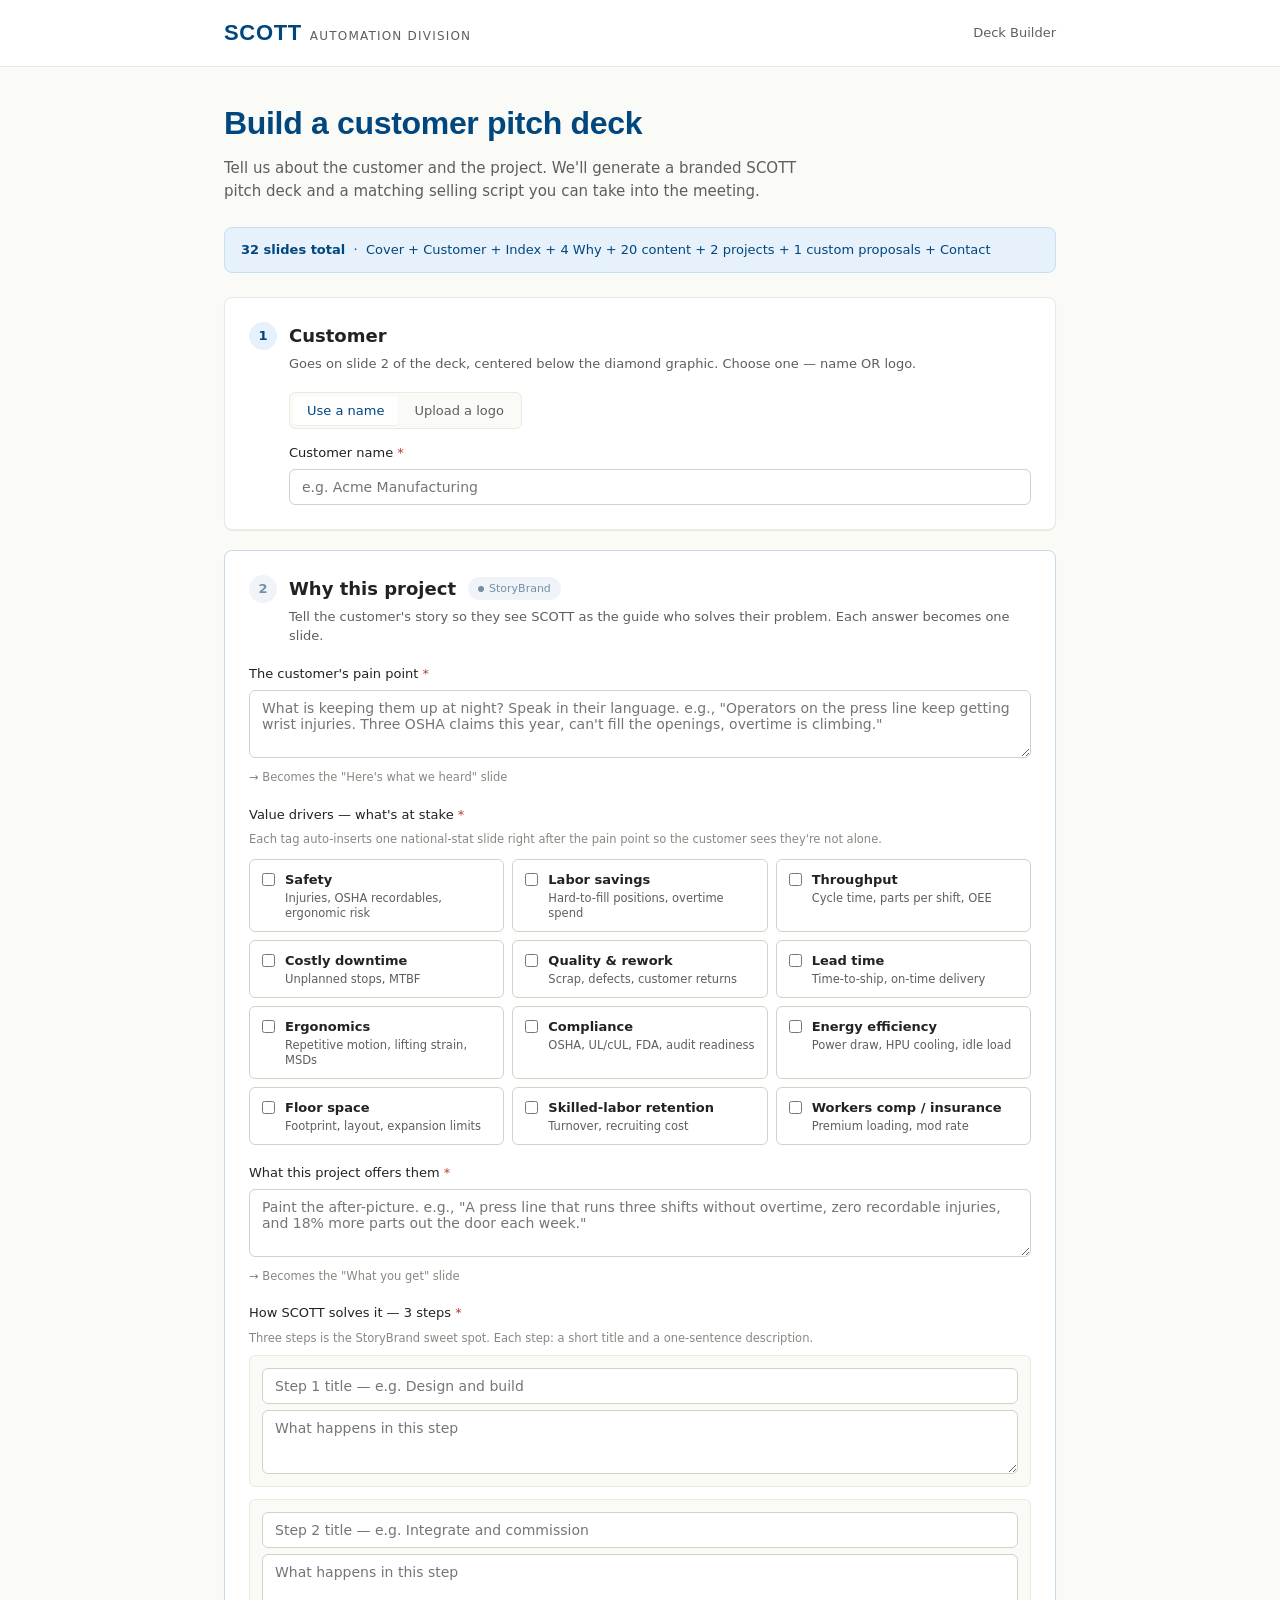
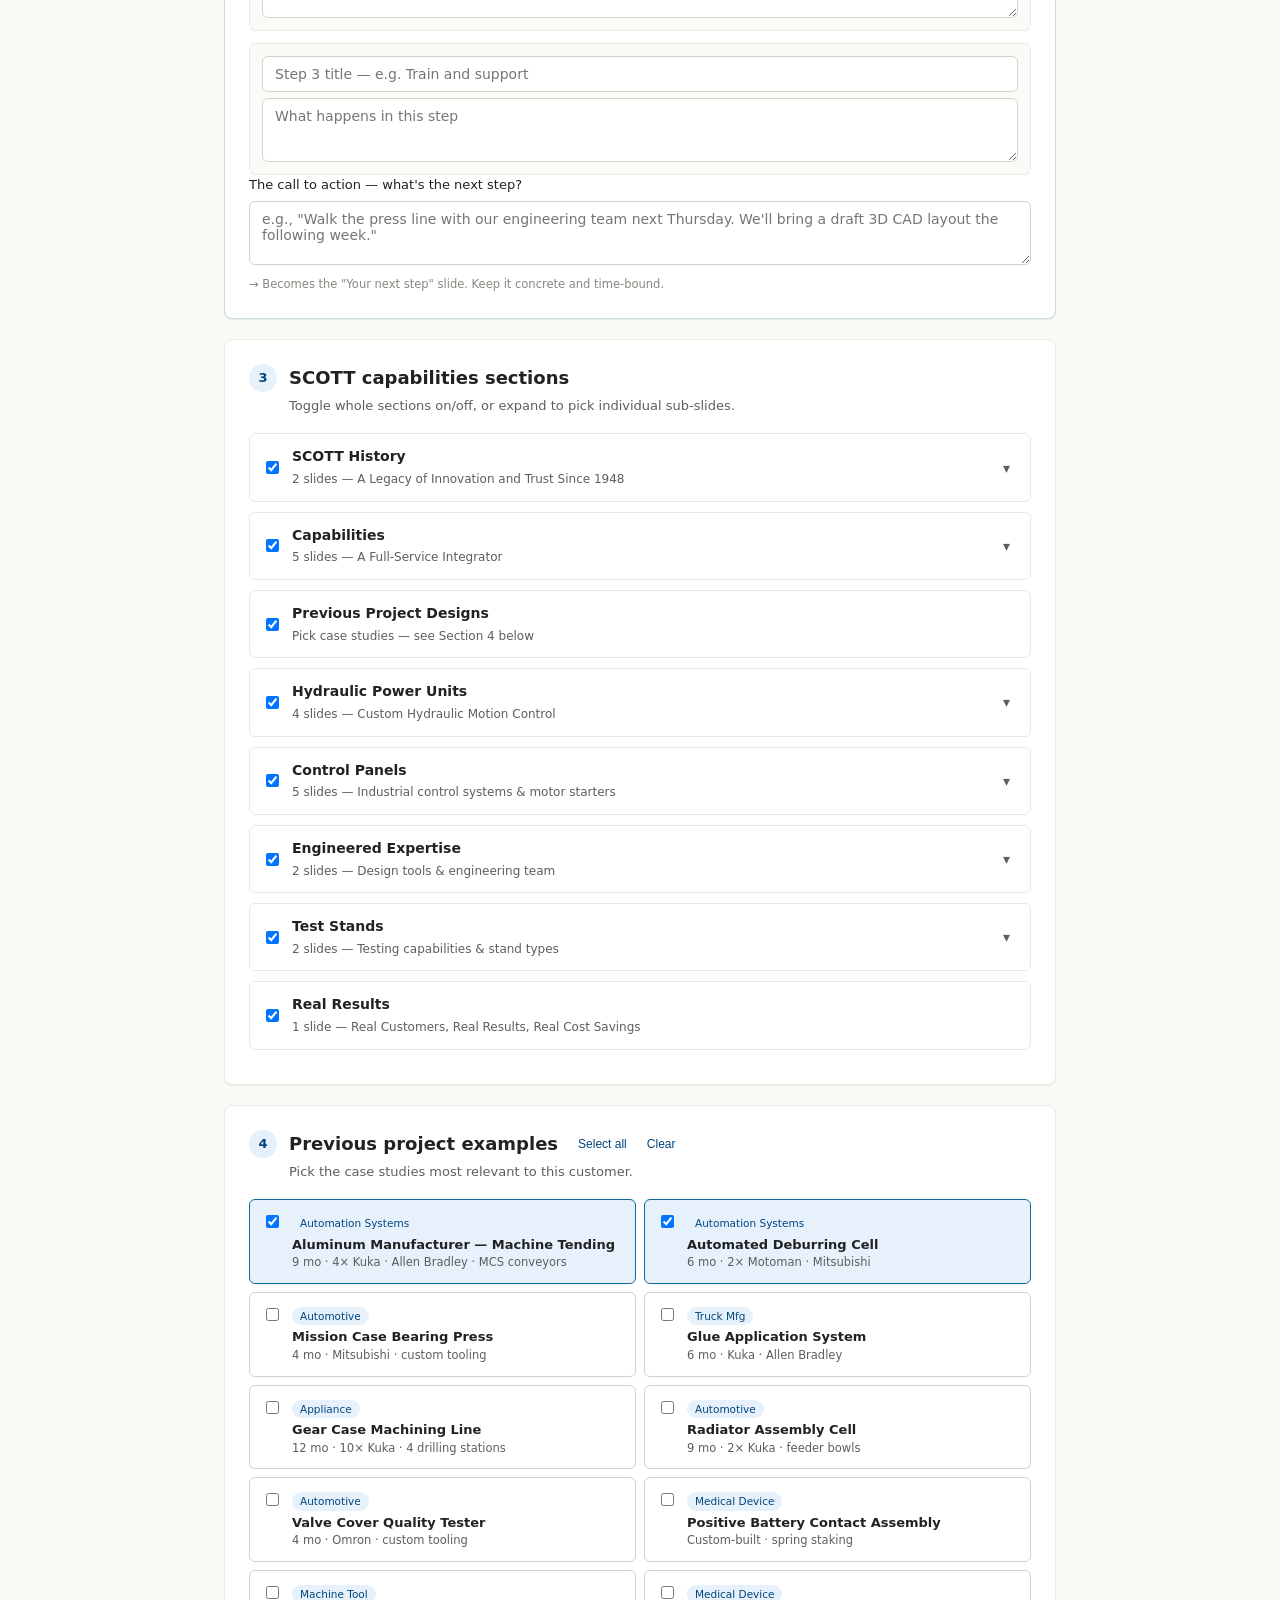
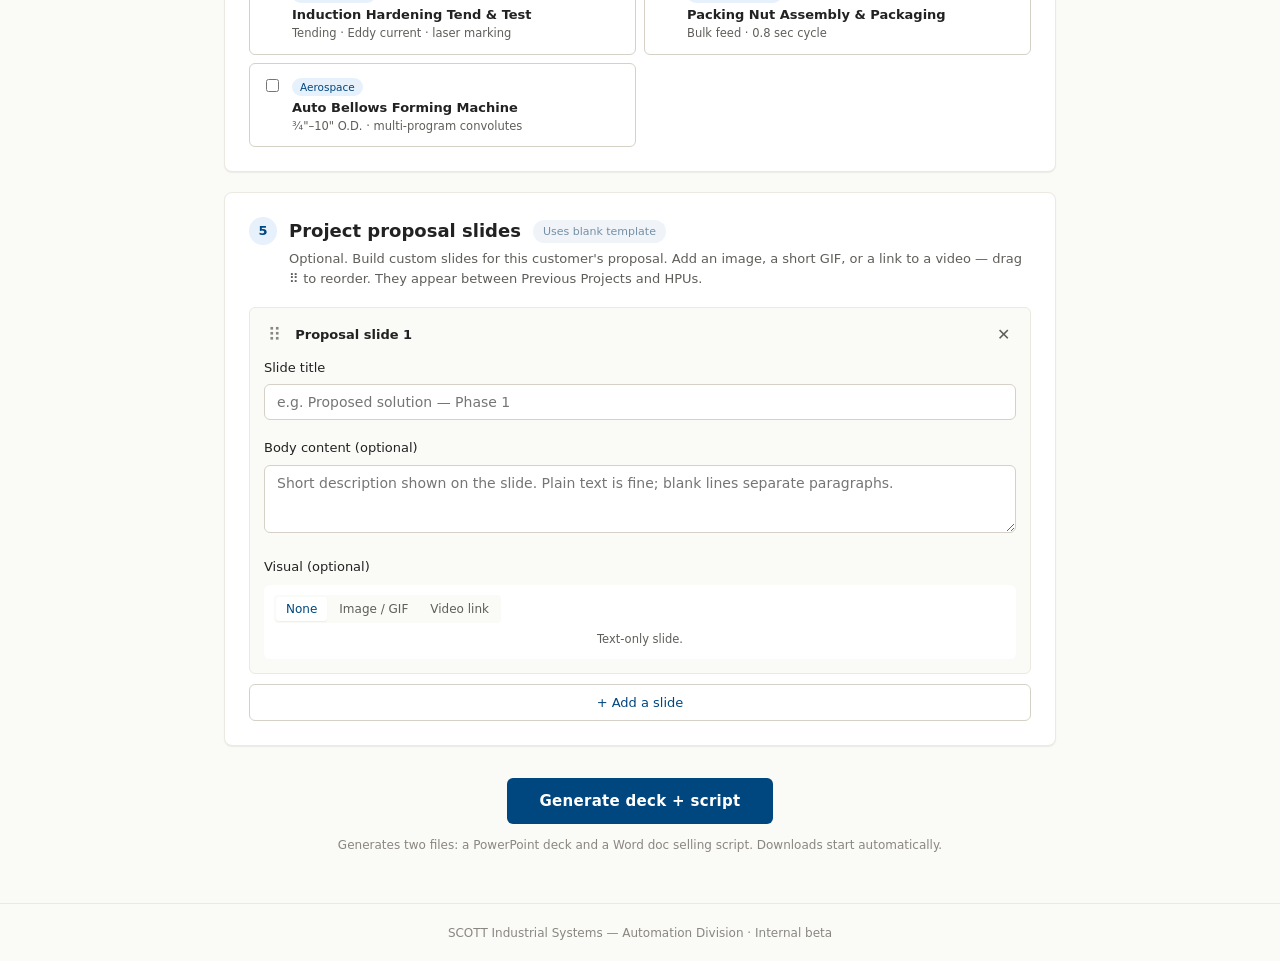
<file: public/index.html>
<!DOCTYPE html>
<html lang="en">
<head>
  <meta charset="UTF-8" />
  <meta name="viewport" content="width=device-width, initial-scale=1.0" />
  <title>SCOTT Automation Deck Builder</title>
  <link rel="stylesheet" href="css/styles.css" />
</head>
<body>
  <header class="site-header">
    <div class="container">
      <div class="brand">
        <div class="brand-mark">SCOTT</div>
        <div class="brand-sub">Automation Division</div>
      </div>
      <div class="header-title">Deck Builder</div>
    </div>
  </header>

  <main class="container">
    <div class="intro">
      <h1>Build a customer pitch deck</h1>
      <p class="lede">Tell us about the customer and the project. We'll generate a branded SCOTT pitch deck and a matching selling script you can take into the meeting.</p>
    </div>

    <div class="summary-bar" id="summaryBar">15 slides total — fill in the form below to customize</div>

    <form id="deckForm" autocomplete="off">

      <!-- Section: Customer -->
      <section class="card">
        <div class="card-head">
          <span class="num">1</span>
          <h2>Customer</h2>
        </div>
        <p class="help">Goes on slide 2 of the deck, centered below the diamond graphic. Choose one — name OR logo.</p>

        <div class="seg-control" role="tablist" aria-label="Customer identifier type">
          <button type="button" class="seg-btn active" data-mode="name" id="segName">Use a name</button>
          <button type="button" class="seg-btn" data-mode="logo" id="segLogo">Upload a logo</button>
        </div>

        <div id="modeName" class="seg-panel">
          <label class="field">
            <span class="label">Customer name <span class="req">*</span></span>
            <input type="text" name="customerName" placeholder="e.g. Acme Manufacturing" />
          </label>
        </div>

        <div id="modeLogo" class="seg-panel hidden">
          <span class="label">Customer logo <span class="req">*</span></span>
          <label for="customerLogo" class="upload-zone" id="logoUploadZone">
            <div class="upload-zone-inner">
              <div class="upload-icon">⬆</div>
              <div class="upload-msg">Click or drop a PNG, JPG, or SVG here</div>
              <div class="upload-sub">Max 2 MB · transparent background recommended</div>
            </div>
            <img id="logoPreview" class="logo-preview hidden" alt="Logo preview" />
            <button type="button" class="logo-remove hidden" id="logoRemove" aria-label="Remove logo">✕</button>
          </label>
          <input type="file" id="customerLogo" name="customerLogo" accept="image/png,image/jpeg,image/svg+xml" class="visually-hidden" />
        </div>
      </section>

      <!-- Section: Why this project (StoryBrand) -->
      <section class="card card-accent">
        <div class="card-head">
          <span class="num accent">2</span>
          <h2>Why this project</h2>
          <span class="pill"><span class="dot"></span> StoryBrand</span>
        </div>
        <p class="help">Tell the customer's story so they see SCOTT as the guide who solves their problem. Each answer becomes one slide.</p>

        <label class="field">
          <span class="label">The customer's pain point <span class="req">*</span></span>
          <textarea name="painPoint" rows="3" required placeholder='What is keeping them up at night? Speak in their language. e.g., "Operators on the press line keep getting wrist injuries. Three OSHA claims this year, can&apos;t fill the openings, overtime is climbing."'></textarea>
          <small class="hint">→ Becomes the "Here's what we heard" slide</small>
        </label>

        <div class="field">
          <span class="label">Value drivers — what's at stake <span class="req">*</span></span>
          <small class="hint" style="margin-bottom: 10px; display:block;">Each tag auto-inserts one national-stat slide right after the pain point so the customer sees they're not alone.</small>
          <div class="tag-grid" id="tagGrid"></div>
        </div>

        <label class="field">
          <span class="label">What this project offers them <span class="req">*</span></span>
          <textarea name="successState" rows="3" required placeholder='Paint the after-picture. e.g., "A press line that runs three shifts without overtime, zero recordable injuries, and 18% more parts out the door each week."'></textarea>
          <small class="hint">→ Becomes the "What you get" slide</small>
        </label>

        <div class="field">
          <span class="label">How SCOTT solves it — 3 steps <span class="req">*</span></span>
          <small class="hint" style="margin-bottom:8px; display:block;">Three steps is the StoryBrand sweet spot. Each step: a short title and a one-sentence description.</small>
          <div class="step-inputs">
            <div class="step-row">
              <input type="text" name="step1Title" required placeholder="Step 1 title — e.g. Design and build" />
              <textarea name="step1Body" rows="2" required placeholder="What happens in this step"></textarea>
            </div>
            <div class="step-row">
              <input type="text" name="step2Title" required placeholder="Step 2 title — e.g. Integrate and commission" />
              <textarea name="step2Body" rows="2" required placeholder="What happens in this step"></textarea>
            </div>
            <div class="step-row">
              <input type="text" name="step3Title" required placeholder="Step 3 title — e.g. Train and support" />
              <textarea name="step3Body" rows="2" required placeholder="What happens in this step"></textarea>
            </div>
          </div>
        </label>

        <label class="field">
          <span class="label">The call to action — what's the next step?</span>
          <textarea name="callToAction" rows="2" placeholder='e.g., "Walk the press line with our engineering team next Thursday. We&apos;ll bring a draft 3D CAD layout the following week."'></textarea>
          <small class="hint">→ Becomes the "Your next step" slide. Keep it concrete and time-bound.</small>
        </label>
      </section>

      <!-- Section: SCOTT content sections -->
      <section class="card">
        <div class="card-head">
          <span class="num">3</span>
          <h2>SCOTT capabilities sections</h2>
        </div>
        <p class="help">Toggle whole sections on/off, or expand to pick individual sub-slides.</p>

        <div id="sectionsContainer">
          <!-- Populated by JS -->
        </div>
      </section>

      <!-- Section: Previous projects -->
      <section class="card">
        <div class="card-head">
          <span class="num">4</span>
          <h2>Previous project examples</h2>
          <button type="button" class="link-btn" id="selectAllProjects">Select all</button>
          <button type="button" class="link-btn" id="clearProjects">Clear</button>
        </div>
        <p class="help">Pick the case studies most relevant to this customer.</p>
        <div class="proj-grid" id="projectsGrid"></div>
      </section>

      <!-- Section: Custom proposal slides -->
      <section class="card">
        <div class="card-head">
          <span class="num">5</span>
          <h2>Project proposal slides</h2>
          <span class="pill">Uses blank template</span>
        </div>
        <p class="help">Optional. Build custom slides for this customer's proposal. Add an image, a short GIF, or a link to a video — drag <span style="font-family: monospace">⠿</span> to reorder. They appear between Previous Projects and HPUs.</p>
        <div id="proposalsContainer"></div>
        <button type="button" class="btn-secondary full-width" id="addProposalBtn">+ Add a slide</button>
      </section>

      <!-- Submit -->
      <div class="submit-area">
        <button type="submit" class="btn-primary" id="submitBtn">
          <span class="btn-label">Generate deck + script</span>
        </button>
        <p class="submit-help">Generates two files: a PowerPoint deck and a Word doc selling script. Downloads start automatically.</p>
      </div>

    </form>

    <!-- Status overlay shown during generation -->
    <div id="statusOverlay" class="overlay hidden">
      <div class="overlay-card">
        <div class="spinner"></div>
        <div class="overlay-msg" id="overlayMsg">Building your deck…</div>
        <div class="overlay-sub" id="overlaySub">This usually takes 10–20 seconds.</div>
      </div>
    </div>

  </main>

  <footer class="site-footer">
    <div class="container">
      <span>SCOTT Industrial Systems — Automation Division · Internal beta</span>
    </div>
  </footer>

  <script src="js/form.js"></script>
</body>
</html>
</file>
<file: public/css/styles.css>
/* SCOTT Automation Deck Builder — form styles */

:root {
  --scott-blue: #00467F;
  --scott-blue-light: #0F6E9E;
  --scott-blue-pale: #E6F1FB;
  --accent: #748FA6;
  --accent-pale: #F0F4F8;
  --text: #222222;
  --text-secondary: #5F5E5A;
  --text-tertiary: #8A8780;
  --border: #D5D1C7;
  --border-soft: #ECE9E0;
  --bg: #FAFAF7;
  --surface: #FFFFFF;
  --danger: #B33A2E;
  --radius: 8px;
  --shadow-sm: 0 1px 2px rgba(0,0,0,0.04), 0 1px 1px rgba(0,0,0,0.03);
  --shadow-md: 0 4px 12px rgba(0,0,0,0.06);
}

* { box-sizing: border-box; }

html, body { margin: 0; padding: 0; }
body {
  font-family: 'Raleway', system-ui, -apple-system, BlinkMacSystemFont, 'Segoe UI', sans-serif;
  font-size: 14px;
  color: var(--text);
  background: var(--bg);
  line-height: 1.55;
  -webkit-font-smoothing: antialiased;
}

.container {
  max-width: 880px;
  margin: 0 auto;
  padding: 0 24px;
}

/* Header */
.site-header {
  background: var(--surface);
  border-bottom: 1px solid var(--border-soft);
  padding: 16px 0;
  margin-bottom: 32px;
}
.site-header .container {
  display: flex;
  align-items: center;
  justify-content: space-between;
}
.brand { display: flex; align-items: baseline; gap: 8px; }
.brand-mark {
  font-family: 'League Spartan', Raleway, sans-serif;
  font-weight: 800;
  font-size: 22px;
  color: var(--scott-blue);
  letter-spacing: 0.03em;
}
.brand-sub {
  font-size: 12px;
  color: var(--text-secondary);
  letter-spacing: 0.1em;
  text-transform: uppercase;
}
.header-title { font-size: 13px; color: var(--text-secondary); }

/* Intro */
.intro h1 {
  font-family: 'League Spartan', Raleway, sans-serif;
  font-size: 32px;
  font-weight: 700;
  color: var(--scott-blue);
  margin: 0 0 8px;
  letter-spacing: -0.01em;
}
.lede { font-size: 15px; color: var(--text-secondary); max-width: 60ch; margin: 0 0 24px; }

/* Summary bar (live count) */
.summary-bar {
  background: var(--scott-blue-pale);
  border: 1px solid #C8DEF1;
  color: var(--scott-blue);
  padding: 12px 16px;
  border-radius: var(--radius);
  font-size: 13px;
  font-weight: 500;
  margin-bottom: 24px;
}

/* Cards */
.card {
  background: var(--surface);
  border: 1px solid var(--border-soft);
  border-radius: var(--radius);
  padding: 24px;
  margin-bottom: 20px;
  box-shadow: var(--shadow-sm);
}
.card-accent { border-color: #C9DAE7; }
.card-head { display: flex; align-items: center; gap: 12px; margin-bottom: 4px; }
.card-head h2 {
  margin: 0;
  font-size: 18px;
  font-weight: 600;
  color: var(--text);
}
.num {
  width: 28px; height: 28px;
  border-radius: 50%;
  background: var(--scott-blue-pale);
  color: var(--scott-blue);
  font-weight: 600;
  font-size: 13px;
  display: flex; align-items: center; justify-content: center;
  flex-shrink: 0;
}
.num.accent { background: var(--accent-pale); color: var(--accent); }
.pill {
  font-size: 11px;
  padding: 3px 10px;
  border-radius: 999px;
  background: var(--accent-pale);
  color: var(--accent);
  font-weight: 500;
  display: inline-flex;
  align-items: center;
  gap: 5px;
}
.pill .dot {
  width: 6px; height: 6px; border-radius: 50%;
  background: var(--accent);
}
.help { color: var(--text-secondary); font-size: 13px; margin: 4px 0 18px 40px; line-height: 1.5; }
.link-btn {
  background: none; border: none; padding: 0;
  color: var(--scott-blue); font-size: 12px; cursor: pointer;
  margin-left: 8px;
}
.link-btn:hover { text-decoration: underline; }

/* Fields */
.field { display: block; margin-bottom: 18px; }
.field:last-child { margin-bottom: 0; }
.label {
  display: block; font-size: 13px; font-weight: 500; color: var(--text); margin-bottom: 6px;
}
.req { color: var(--danger); }
.hint { color: var(--text-tertiary); font-size: 11.5px; display: block; margin-top: 4px; }
input[type="text"], textarea, select {
  width: 100%;
  font-family: inherit; font-size: 14px;
  padding: 9px 12px;
  border: 1px solid var(--border);
  border-radius: 6px;
  background: var(--surface);
  color: var(--text);
  transition: border-color 0.15s, box-shadow 0.15s;
}
input[type="text"]:focus, textarea:focus, select:focus {
  outline: none;
  border-color: var(--scott-blue-light);
  box-shadow: 0 0 0 3px rgba(0, 70, 127, 0.10);
}
textarea { resize: vertical; min-height: 64px; }

/* Step inputs */
.step-inputs { display: flex; flex-direction: column; gap: 12px; }
.step-row {
  display: flex; flex-direction: column; gap: 6px;
  padding: 12px;
  background: var(--bg);
  border: 1px solid var(--border-soft);
  border-radius: 6px;
}

/* Segmented control (name vs logo) */
.seg-control {
  display: inline-flex;
  background: var(--bg);
  border: 1px solid var(--border-soft);
  border-radius: 6px;
  padding: 3px;
  gap: 2px;
  margin-bottom: 14px;
  margin-left: 40px;
}
.seg-btn {
  background: none;
  border: none;
  padding: 7px 14px;
  font-family: inherit;
  font-size: 13px;
  color: var(--text-secondary);
  cursor: pointer;
  border-radius: 4px;
  font-weight: 500;
  transition: all 0.15s;
}
.seg-btn:hover { color: var(--text); }
.seg-btn.active {
  background: var(--surface);
  color: var(--scott-blue);
  box-shadow: 0 1px 2px rgba(0,0,0,0.06);
}
.seg-panel { margin-left: 40px; }
.seg-panel.hidden { display: none; }
@media (max-width: 640px) {
  .seg-control, .seg-panel { margin-left: 0; }
}

/* Upload zones (logo and proposal media) */
.upload-zone {
  display: block;
  border: 2px dashed var(--border);
  border-radius: 6px;
  padding: 24px 16px;
  text-align: center;
  cursor: pointer;
  background: var(--bg);
  transition: all 0.15s;
  position: relative;
  min-height: 100px;
}
.upload-zone:hover { border-color: var(--scott-blue-light); background: var(--accent-pale); }
.upload-zone.drag-over { border-color: var(--scott-blue); background: var(--scott-blue-pale); }
.upload-zone.has-file { padding: 12px; min-height: 60px; }
.upload-zone-inner { display: block; }
.upload-zone.has-file .upload-zone-inner { display: none; }
.upload-icon {
  font-size: 22px;
  color: var(--scott-blue);
  margin-bottom: 6px;
}
.upload-msg { font-size: 13px; color: var(--text); margin-bottom: 4px; }
.upload-sub { font-size: 11.5px; color: var(--text-tertiary); }

.logo-preview {
  max-height: 80px;
  max-width: 100%;
  display: block;
  margin: 0 auto;
  background: white;
  padding: 6px;
  border-radius: 4px;
}
.logo-preview.hidden { display: none; }
.logo-remove {
  position: absolute;
  top: 8px;
  right: 8px;
  width: 24px; height: 24px;
  border-radius: 50%;
  background: var(--surface);
  border: 1px solid var(--border);
  cursor: pointer;
  font-size: 12px;
  color: var(--text-secondary);
  display: flex; align-items: center; justify-content: center;
  line-height: 1;
}
.logo-remove.hidden { display: none; }
.logo-remove:hover { background: var(--danger); color: white; border-color: var(--danger); }

.visually-hidden {
  position: absolute;
  width: 1px; height: 1px;
  padding: 0; margin: -1px;
  overflow: hidden;
  clip: rect(0,0,0,0);
  white-space: nowrap;
  border: 0;
}

/* Proposal media uploader */
.media-row {
  display: flex;
  flex-direction: column;
  gap: 8px;
  margin-top: 8px;
  padding: 10px;
  background: var(--surface);
  border-radius: 6px;
}
.media-tabs {
  display: inline-flex;
  background: var(--bg);
  border-radius: 4px;
  padding: 2px;
  gap: 2px;
  align-self: flex-start;
}
.media-tab {
  background: none;
  border: none;
  padding: 5px 10px;
  font-family: inherit;
  font-size: 12px;
  color: var(--text-secondary);
  cursor: pointer;
  border-radius: 3px;
  font-weight: 500;
}
.media-tab.active {
  background: var(--surface);
  color: var(--scott-blue);
  box-shadow: 0 1px 1px rgba(0,0,0,0.05);
}
.media-pane { display: none; }
.media-pane.active { display: block; }
.media-thumb {
  max-width: 100%;
  max-height: 120px;
  display: block;
  margin: 4px auto;
  border-radius: 4px;
}
.media-info {
  font-size: 11.5px;
  color: var(--text-secondary);
  text-align: center;
  margin-top: 4px;
}
.media-info.warn { color: #B05F00; }
.media-info.error { color: var(--danger); }

.video-url-input {
  width: 100%;
}

/* Tag grid (value drivers) */
.tag-grid {
  display: grid;
  grid-template-columns: repeat(auto-fill, minmax(220px, 1fr));
  gap: 8px;
}
.tag-opt {
  display: flex;
  align-items: flex-start;
  gap: 10px;
  padding: 10px 12px;
  border: 1px solid var(--border);
  border-radius: 6px;
  background: var(--surface);
  cursor: pointer;
  transition: all 0.12s;
  user-select: none;
}
.tag-opt:hover { background: var(--bg); }
.tag-opt input { margin: 3px 0 0 0; flex-shrink: 0; cursor: pointer; }
.tag-opt.checked { background: var(--scott-blue-pale); border-color: var(--scott-blue-light); }
.tag-name { font-weight: 600; font-size: 13px; color: var(--text); }
.tag-desc { font-size: 11.5px; color: var(--text-secondary); line-height: 1.3; display: block; margin-top: 1px; }

/* Sections (SCOTT capabilities sections) */
.section-block {
  border: 1px solid var(--border-soft);
  border-radius: 6px;
  margin-bottom: 10px;
  background: var(--surface);
  overflow: hidden;
  transition: opacity 0.15s;
}
.section-block.disabled { opacity: 0.55; }
.section-block-head {
  display: flex; align-items: center; gap: 10px;
  padding: 12px;
  cursor: pointer;
}
.section-block-head input { flex-shrink: 0; cursor: pointer; }
.section-block-head .t-body { flex: 1; }
.section-block-head .t-title { font-size: 14px; font-weight: 600; margin: 0; }
.section-block-head .t-meta { font-size: 12px; color: var(--text-secondary); margin: 2px 0 0; }
.expand-btn {
  background: none; border: none; cursor: pointer;
  color: var(--text-secondary); padding: 4px 8px;
  font-size: 14px; line-height: 1;
}
.expand-btn:hover { color: var(--text); }
.sub-slides {
  padding: 4px 12px 12px 38px;
  border-top: 1px dashed var(--border-soft);
  background: var(--bg);
}
.sub-slides-inner { padding-top: 8px; display: flex; flex-direction: column; gap: 4px; }
.sub-slide {
  display: flex; align-items: flex-start; gap: 9px;
  padding: 6px 8px;
  border-radius: 4px;
  cursor: pointer;
  font-size: 12.5px;
}
.sub-slide:hover { background: var(--surface); }
.sub-slide input { margin-top: 2px; flex-shrink: 0; }
.ss-num { font-family: 'SF Mono', Menlo, monospace; font-size: 10.5px; color: var(--text-tertiary); min-width: 26px; padding-top: 1px; }
.ss-title { font-size: 12.5px; line-height: 1.35; color: var(--text); }
.ss-desc { font-size: 11.5px; color: var(--text-secondary); line-height: 1.35; margin-top: 1px; }

/* Project picker */
.proj-grid {
  display: grid;
  grid-template-columns: repeat(auto-fill, minmax(280px, 1fr));
  gap: 8px;
}
.proj {
  display: flex; align-items: flex-start; gap: 10px;
  padding: 12px;
  border: 1px solid var(--border);
  border-radius: 6px;
  background: var(--surface);
  cursor: pointer;
  transition: all 0.12s;
}
.proj:hover { background: var(--bg); }
.proj.checked { background: var(--scott-blue-pale); border-color: var(--scott-blue-light); }
.proj input { margin-top: 3px; flex-shrink: 0; cursor: pointer; }
.proj-tag {
  display: inline-block; font-size: 10.5px;
  color: var(--scott-blue);
  background: var(--scott-blue-pale);
  padding: 1px 8px;
  border-radius: 999px;
  margin-bottom: 4px;
  font-weight: 500;
}
.proj-title { font-size: 13px; font-weight: 600; margin: 0; line-height: 1.3; }
.proj-sub { font-size: 11.5px; color: var(--text-secondary); margin: 2px 0 0; line-height: 1.35; }

/* Proposal cards */
.proposal-card {
  border: 1px solid var(--border-soft);
  border-radius: 6px;
  padding: 14px;
  margin-bottom: 10px;
  background: var(--bg);
  transition: opacity 0.15s, border-color 0.15s;
}
.proposal-card.dragging { opacity: 0.4; }
.proposal-card.drag-over { border-color: var(--scott-blue-light); border-width: 2px; padding: 13px; }
.proposal-head {
  display: flex; justify-content: space-between; align-items: center; gap: 10px;
  margin-bottom: 10px;
}
.proposal-head .drag-handle {
  color: var(--text-tertiary); cursor: grab;
  font-size: 18px; user-select: none; line-height: 1;
  padding: 4px;
}
.proposal-head .drag-handle:active { cursor: grabbing; }
.proposal-head .p-title { font-size: 13px; font-weight: 600; flex: 1; color: var(--text); }
.icon-btn {
  background: none; border: none; cursor: pointer;
  color: var(--text-secondary); font-size: 16px; padding: 4px 6px; line-height: 1;
}
.icon-btn:hover { color: var(--danger); }

/* Buttons */
.btn-primary {
  background: var(--scott-blue);
  color: white;
  border: none;
  padding: 12px 24px;
  font-family: inherit;
  font-size: 14px;
  font-weight: 600;
  border-radius: 6px;
  cursor: pointer;
  letter-spacing: 0.02em;
  transition: background 0.15s, transform 0.05s;
}
.btn-primary:hover { background: var(--scott-blue-light); }
.btn-primary:active { transform: translateY(1px); }
.btn-primary:disabled {
  background: var(--text-tertiary);
  cursor: not-allowed;
}
.btn-secondary {
  background: var(--surface);
  color: var(--scott-blue);
  border: 1px solid var(--border);
  padding: 10px 16px;
  font-family: inherit;
  font-size: 13px;
  font-weight: 500;
  border-radius: 6px;
  cursor: pointer;
  transition: all 0.15s;
}
.btn-secondary:hover { background: var(--bg); border-color: var(--scott-blue-light); color: var(--scott-blue); }
.full-width { width: 100%; }

.submit-area {
  margin: 32px 0 24px;
  text-align: center;
}
.submit-area .btn-primary { padding: 14px 32px; font-size: 15px; }
.submit-help { font-size: 12px; color: var(--text-tertiary); margin: 12px 0 0; }

/* Overlay during generation */
.overlay {
  position: fixed; inset: 0;
  background: rgba(34, 34, 34, 0.6);
  display: flex; align-items: center; justify-content: center;
  z-index: 100;
  backdrop-filter: blur(4px);
}
.overlay.hidden { display: none; }
.overlay-card {
  background: var(--surface);
  border-radius: 10px;
  padding: 32px 40px;
  text-align: center;
  box-shadow: var(--shadow-md);
  max-width: 360px;
}
.overlay-msg { font-size: 16px; font-weight: 600; margin-top: 16px; color: var(--text); }
.overlay-sub { font-size: 13px; color: var(--text-secondary); margin-top: 6px; }
.spinner {
  width: 36px; height: 36px;
  border: 3px solid var(--border-soft);
  border-top-color: var(--scott-blue);
  border-radius: 50%;
  animation: spin 0.9s linear infinite;
  margin: 0 auto;
}
@keyframes spin {
  to { transform: rotate(360deg); }
}

/* Footer */
.site-footer {
  margin-top: 48px;
  padding: 20px 0;
  border-top: 1px solid var(--border-soft);
  color: var(--text-tertiary);
  font-size: 12px;
  text-align: center;
}

/* Mobile */
@media (max-width: 640px) {
  .container { padding: 0 16px; }
  .intro h1 { font-size: 24px; }
  .card { padding: 18px; }
  .proj-grid, .tag-grid { grid-template-columns: 1fr; }
  .help { margin-left: 0; }
}
</file>
